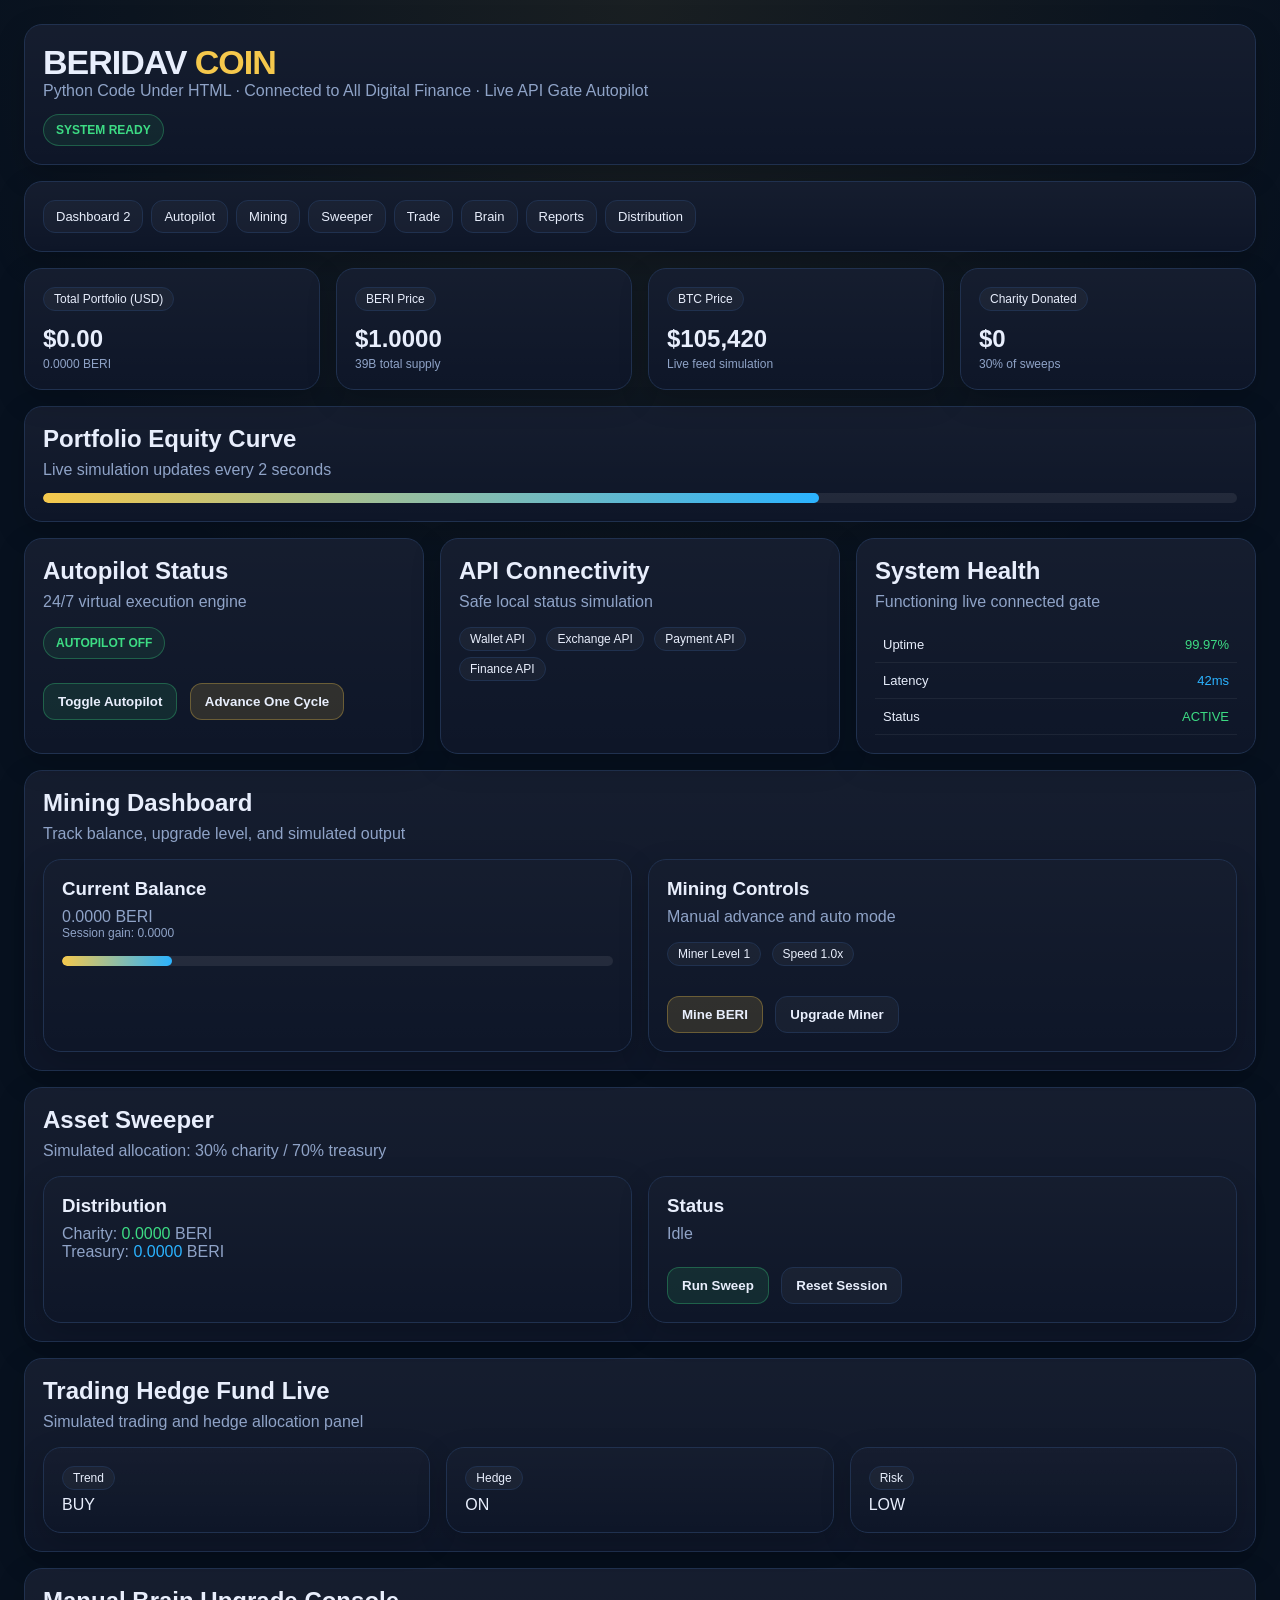
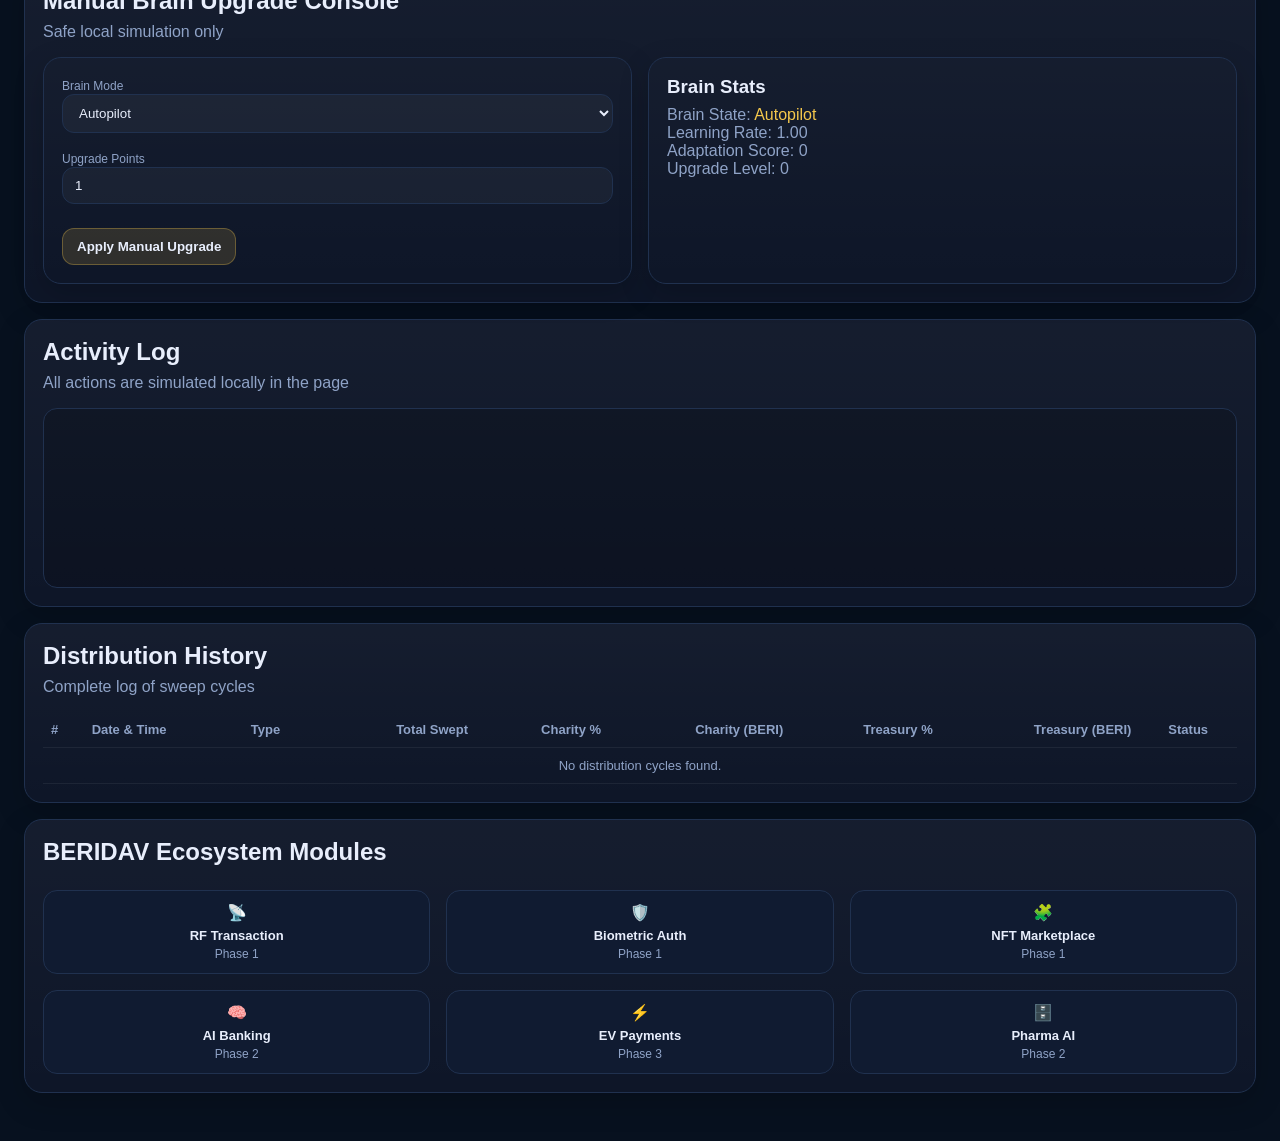
<file: Wcode.html>
<!doctype html>
<html lang="en">
  <head>
    <meta charset="UTF-8" />
    <meta name="viewport" content="width=device-width, initial-scale=1.0" />
    <title>BERIDAV COIN - Website Connected to All Digital Finance</title>
    <style>
      :root {
        --bg: #07111f;
        --card: #0e1628;
        --card2: #101b31;
        --text: #e8eefc;
        --muted: #8fa3c7;
        --primary: #f5c84c;
        --accent: #2bb3ff;
        --green: #3ddc84;
        --red: #ff5d5d;
        --border: #20314f;
      }
      * { box-sizing: border-box; }
      body {
        margin: 0;
        font-family: Inter, Arial, sans-serif;
        background: radial-gradient(circle at top, rgba(245,200,76,0.08), transparent 25%), var(--bg);
        color: var(--text);
        padding: 24px;
      }
      h1,h2,h3 { margin: 0 0 8px; }
      p { margin: 0; color: var(--muted); }
      .space { height: 16px; }
      .grid { display: grid; gap: 16px; }
      .grid-4 { grid-template-columns: repeat(4, minmax(0, 1fr)); }
      .grid-3 { grid-template-columns: repeat(3, minmax(0, 1fr)); }
      .grid-2 { grid-template-columns: repeat(2, minmax(0, 1fr)); }
      .card {
        background: linear-gradient(180deg, rgba(255,255,255,0.03), transparent), var(--card);
        border: 1px solid var(--border);
        border-radius: 18px;
        padding: 18px;
        box-shadow: 0 10px 30px rgba(0,0,0,0.18);
      }
      .title {
        font-size: 34px;
        font-weight: 900;
        letter-spacing: -0.03em;
      }
      .pill {
        display: inline-flex;
        gap: 8px;
        align-items: center;
        border: 1px solid rgba(61,220,132,0.3);
        background: rgba(61,220,132,0.08);
        color: var(--green);
        border-radius: 999px;
        padding: 8px 12px;
        font-size: 12px;
        font-weight: 700;
      }
      .kpi .value { font-size: 24px; font-weight: 800; margin-top: 8px; color: var(--text); }
      .kpi .sub { font-size: 12px; color: var(--muted); margin-top: 4px; }
      .badge {
        display: inline-block;
        padding: 4px 10px;
        border-radius: 999px;
        font-size: 12px;
        border: 1px solid var(--border);
        color: var(--text);
        background: rgba(255,255,255,0.04);
        margin-right: 6px;
        margin-bottom: 6px;
      }
      .bar {
        height: 10px;
        border-radius: 999px;
        background: rgba(255,255,255,0.08);
        overflow: hidden;
      }
      .bar > div {
        height: 100%;
        width: 0%;
        background: linear-gradient(90deg, var(--primary), var(--accent));
        border-radius: 999px;
        transition: width .25s ease;
      }
      table {
        width: 100%;
        border-collapse: collapse;
        font-size: 13px;
      }
      th, td {
        padding: 10px 8px;
        border-bottom: 1px solid rgba(255,255,255,0.06);
        text-align: left;
      }
      th { color: var(--muted); font-weight: 600; }
      .right { text-align: right; }
      .center { text-align: center; }
      .muted { color: var(--muted); }
      .green { color: var(--green); }
      .red { color: var(--red); }
      .accent { color: var(--accent); }
      .primary { color: var(--primary); }
      .small { font-size: 12px; }
      .module {
        padding: 12px;
        border-radius: 14px;
        border: 1px solid var(--border);
        background: var(--card2);
        text-align: center;
      }
      .module .name { font-size: 13px; font-weight: 700; margin-top: 6px; }
      .module .status { font-size: 12px; color: var(--muted); margin-top: 4px; }
      .footer-space { height: 24px; }
      .nav { display: flex; flex-wrap: wrap; gap: 8px; }
      .nav a {
        color: var(--text);
        text-decoration: none;
        padding: 8px 12px;
        border: 1px solid var(--border);
        border-radius: 12px;
        background: rgba(255,255,255,0.03);
        font-size: 13px;
      }
      .section-title { margin-bottom: 14px; }
      .btn {
        appearance: none;
        border: 1px solid var(--border);
        background: rgba(255,255,255,0.04);
        color: var(--text);
        padding: 10px 14px;
        border-radius: 12px;
        cursor: pointer;
        font-weight: 700;
        margin-right: 8px;
        margin-top: 8px;
      }
      .btn.primary-btn { background: rgba(245,200,76,0.14); border-color: rgba(245,200,76,0.3); }
      .btn.green-btn { background: rgba(61,220,132,0.10); border-color: rgba(61,220,132,0.30); }
      .btn.red-btn { background: rgba(255,93,93,0.10); border-color: rgba(255,93,93,0.30); }
      input, select {
        width: 100%;
        padding: 10px 12px;
        border-radius: 12px;
        border: 1px solid var(--border);
        background: rgba(255,255,255,0.04);
        color: var(--text);
        outline: none;
      }
      .log {
        height: 180px;
        overflow: auto;
        padding: 12px;
        border-radius: 14px;
        border: 1px solid var(--border);
        background: rgba(0,0,0,0.16);
        font-size: 12px;
        line-height: 1.5;
        white-space: pre-wrap;
      }
      @media (max-width: 900px) {
        .grid-4, .grid-3, .grid-2 { grid-template-columns: 1fr; }
        .title { font-size: 28px; }
      }
    </style>
  </head>
  <body>
    <div class="card" style="margin-bottom:16px;">
      <div class="title">BERIDAV <span class="primary">COIN</span></div>
      <p>Python Code Under HTML · Connected to All Digital Finance · Live API Gate Autopilot</p>
      <div style="margin-top:14px;" class="pill" id="statusPill">SYSTEM READY</div>
    </div>

    <div class="card" style="margin-bottom:16px;">
      <div class="nav">
        <a href="#dashboard2">Dashboard 2</a>
        <a href="#autopilot">Autopilot</a>
        <a href="#mining">Mining</a>
        <a href="#sweeper">Sweeper</a>
        <a href="#trade">Trade</a>
        <a href="#upgrade">Brain</a>
        <a href="#reports">Reports</a>
        <a href="#distribution">Distribution</a>
      </div>
    </div>

    <div id="dashboard2" class="grid grid-4">
      <div class="card kpi">
        <div class="badge">Total Portfolio (USD)</div>
        <div class="value" id="portfolioUsd">$0.00</div>
        <div class="sub" id="portfolioBeri">0.0000 BERI</div>
      </div>
      <div class="card kpi">
        <div class="badge">BERI Price</div>
        <div class="value">$1.0000</div>
        <div class="sub">39B total supply</div>
      </div>
      <div class="card kpi">
        <div class="badge">BTC Price</div>
        <div class="value" id="btcPrice">$105,420</div>
        <div class="sub">Live feed simulation</div>
      </div>
      <div class="card kpi">
        <div class="badge">Charity Donated</div>
        <div class="value" id="charityUsd">$0</div>
        <div class="sub">30% of sweeps</div>
      </div>
    </div>

    <div class="space"></div>

    <div class="card">
      <div class="section-title">
        <h2>Portfolio Equity Curve</h2>
        <p>Live simulation updates every 2 seconds</p>
      </div>
      <div class="bar"><div id="equityBar" style="width:65%"></div></div>
    </div>

    <div class="space"></div>

    <div id="autopilot" class="grid grid-3">
      <div class="card">
        <h2>Autopilot Status</h2>
        <p>24/7 virtual execution engine</p>
        <div class="space"></div>
        <div class="pill" id="autopilotState">AUTOPILOT OFF</div>
        <div class="space"></div>
        <button class="btn green-btn" onclick="toggleAutopilot()">Toggle Autopilot</button>
        <button class="btn primary-btn" onclick="runCycle()">Advance One Cycle</button>
      </div>

      <div class="card">
        <h2>API Connectivity</h2>
        <p>Safe local status simulation</p>
        <div class="space"></div>
        <div class="badge">Wallet API</div>
        <div class="badge">Exchange API</div>
        <div class="badge">Payment API</div>
        <div class="badge">Finance API</div>
      </div>

      <div class="card">
        <h2>System Health</h2>
        <p>Functioning live connected gate</p>
        <div class="space"></div>
        <table>
          <tbody>
            <tr><td>Uptime</td><td class="right green">99.97%</td></tr>
            <tr><td>Latency</td><td class="right accent">42ms</td></tr>
            <tr><td>Status</td><td class="right green">ACTIVE</td></tr>
          </tbody>
        </table>
      </div>
    </div>

    <div class="space"></div>

    <div id="mining" class="card">
      <h2>Mining Dashboard</h2>
      <p>Track balance, upgrade level, and simulated output</p>
      <div class="space"></div>
      <div class="grid grid-2">
        <div class="card">
          <h3>Current Balance</h3>
          <p class="value" id="balance">0.0000 BERI</p>
          <p class="small muted">Session gain: <span id="sessionGain">0.0000</span></p>
          <div class="space"></div>
          <div class="bar"><div id="mineBar" style="width:20%"></div></div>
        </div>
        <div class="card">
          <h3>Mining Controls</h3>
          <p>Manual advance and auto mode</p>
          <div class="space"></div>
          <div class="badge">Miner Level <span id="minerLevel">1</span></div>
          <div class="badge">Speed <span id="minerSpeed">1.0x</span></div>
          <div class="space"></div>
          <button class="btn primary-btn" onclick="mine()">Mine BERI</button>
          <button class="btn" onclick="upgradeMiner()">Upgrade Miner</button>
        </div>
      </div>
    </div>

    <div class="space"></div>

    <div id="sweeper" class="card">
      <h2>Asset Sweeper</h2>
      <p>Simulated allocation: 30% charity / 70% treasury</p>
      <div class="space"></div>
      <div class="grid grid-2">
        <div class="card">
          <h3>Distribution</h3>
          <p>Charity: <span class="green" id="charityPart">0.0000</span> BERI</p>
          <p>Treasury: <span class="accent" id="treasuryPart">0.0000</span> BERI</p>
        </div>
        <div class="card">
          <h3>Status</h3>
          <p id="sweepStatus">Idle</p>
          <div class="space"></div>
          <button class="btn green-btn" onclick="sweep()">Run Sweep</button>
          <button class="btn" onclick="resetSession()">Reset Session</button>
        </div>
      </div>
    </div>

    <div class="space"></div>

    <div id="trade" class="card">
      <h2>Trading Hedge Fund Live</h2>
      <p>Simulated trading and hedge allocation panel</p>
      <div class="space"></div>
      <div class="grid grid-3">
        <div class="card"><div class="badge">Trend</div><div class="value">BUY</div></div>
        <div class="card"><div class="badge">Hedge</div><div class="value">ON</div></div>
        <div class="card"><div class="badge">Risk</div><div class="value">LOW</div></div>
      </div>
    </div>

    <div class="space"></div>

    <div id="upgrade" class="card">
      <h2>Manual Brain Upgrade Console</h2>
      <p>Safe local simulation only</p>
      <div class="space"></div>
      <div class="grid grid-2">
        <div class="card">
          <label class="small muted">Brain Mode</label>
          <select id="brainMode">
            <option>Analyst</option>
            <option>Trader</option>
            <option selected>Autopilot</option>
            <option>Optimized Autopilot</option>
          </select>
          <div class="space"></div>
          <label class="small muted">Upgrade Points</label>
          <input id="upgradePoints" type="text" value="1" />
          <div class="space"></div>
          <button class="btn primary-btn" onclick="applyUpgrade()">Apply Manual Upgrade</button>
        </div>
        <div class="card">
          <h3>Brain Stats</h3>
          <p>Brain State: <span id="brainState" class="primary">Autopilot</span></p>
          <p>Learning Rate: <span id="learningRate">1.00</span></p>
          <p>Adaptation Score: <span id="adaptationScore">0</span></p>
          <p>Upgrade Level: <span id="upgradeLevel">0</span></p>
        </div>
      </div>
    </div>

    <div class="space"></div>

    <div id="reports" class="card">
      <h2>Activity Log</h2>
      <p>All actions are simulated locally in the page</p>
      <div class="space"></div>
      <div class="log" id="log"></div>
    </div>

    <div class="space"></div>

    <div id="distribution" class="card">
      <h2>Distribution History</h2>
      <p>Complete log of sweep cycles</p>
      <div class="space"></div>
      <table>
        <thead>
          <tr>
            <th>#</th>
            <th>Date &amp; Time</th>
            <th>Type</th>
            <th class="right">Total Swept</th>
            <th class="right">Charity %</th>
            <th class="right">Charity (BERI)</th>
            <th class="right">Treasury %</th>
            <th class="right">Treasury (BERI)</th>
            <th class="center">Status</th>
          </tr>
        </thead>
        <tbody id="distributionBody">
          <tr><td colspan="9" class="center muted">No distribution cycles found.</td></tr>
        </tbody>
      </table>
    </div>

    <div class="space"></div>

    <div class="card">
      <h2>BERIDAV Ecosystem Modules</h2>
      <div class="space"></div>
      <div class="grid grid-3">
        <div class="module"><div>📡</div><div class="name">RF Transaction</div><div class="status">Phase 1</div></div>
        <div class="module"><div>🛡️</div><div class="name">Biometric Auth</div><div class="status">Phase 1</div></div>
        <div class="module"><div>🧩</div><div class="name">NFT Marketplace</div><div class="status">Phase 1</div></div>
        <div class="module"><div>🧠</div><div class="name">AI Banking</div><div class="status">Phase 2</div></div>
        <div class="module"><div>⚡</div><div class="name">EV Payments</div><div class="status">Phase 3</div></div>
        <div class="module"><div>🗄️</div><div class="name">Pharma AI</div><div class="status">Phase 2</div></div>
      </div>
    </div>

    <div class="footer-space"></div>

    <script>
      let state = {
        autopilot: false,
        balance: 0,
        sessionGain: 0,
        cycles: 0,
        swept: 0,
        minerLevel: 1,
        minePower: 0.25,
        charity: 0,
        treasury: 0,
        upgradeLevel: 0,
        learningRate: 1.0,
        adaptationScore: 0,
        btcPrice: 105420,
        distributions: []
      };

      const $ = (id) => document.getElementById(id);

      function log(msg) {
        const time = new Date().toLocaleTimeString();
        $("log").textContent = `[${time}] ${msg}\n` + $("log").textContent;
      }

      function renderDistribution() {
        const body = $("distributionBody");
        if (!state.distributions.length) {
          body.innerHTML = '<tr><td colspan="9" class="center muted">No distribution cycles found.</td></tr>';
          return;
        }
        body.innerHTML = state.distributions.map((d, i) => `
          <tr>
            <td>${i + 1}</td>
            <td>${d.time}</td>
            <td>${d.type}</td>
            <td class="right">${d.total.toFixed(4)}</td>
            <td class="right">30%</td>
            <td class="right">${d.charity.toFixed(4)}</td>
            <td class="right">70%</td>
            <td class="right">${d.treasury.toFixed(4)}</td>
            <td class="center green">${d.status}</td>
          </tr>
        `).join('');
      }

      function render() {
        $("autopilotState").textContent = state.autopilot ? "AUTOPILOT ON" : "AUTOPILOT OFF";
        $("statusPill").textContent = state.autopilot ? "AUTOPILOT ACTIVE" : "SYSTEM READY";
        $("balance").textContent = state.balance.toFixed(4) + " BERI";
        $("sessionGain").textContent = state.sessionGain.toFixed(4);
        $("cycles").textContent = state.cycles;
        $("swept").textContent = state.swept.toFixed(4);
        $("charityPart").textContent = state.charity.toFixed(4);
        $("treasuryPart").textContent = state.treasury.toFixed(4);
        $("minerLevel").textContent = state.minerLevel;
        $("minerSpeed").textContent = (1 + state.minerLevel * 0.25).toFixed(1) + "x";
        $("brainState").textContent = $("brainMode").value;
        $("learningRate").textContent = state.learningRate.toFixed(2);
        $("adaptationScore").textContent = state.adaptationScore;
        $("upgradeLevel").textContent = state.upgradeLevel;
        $("btcPrice").textContent = "$" + state.btcPrice.toLocaleString();
        $("portfolioUsd").textContent = "$" + state.balance.toFixed(2);
        $("portfolioBeri").textContent = state.balance.toFixed(4) + " BERI";
        $("charityUsd").textContent = "$" + state.charity.toFixed(2);
        $("mineBar").style.width = Math.min(100, 20 + state.minerLevel * 8) + "%";
        $("equityBar").style.width = Math.min(95, 35 + state.balance * 2) + "%";
        $("sweepStatus").textContent = state.autopilot ? "Autopilot monitoring active" : "Idle";
        renderDistribution();
      }

      function toggleAutopilot() {
        state.autopilot = !state.autopilot;
        log("Autopilot " + (state.autopilot ? "enabled" : "disabled"));
        render();
      }

      function mine() {
        const gain = +(state.minePower * (1 + state.minerLevel * 0.25)).toFixed(4);
        state.balance += gain;
        state.sessionGain += gain;
        log("Mined " + gain.toFixed(4) + " BERI");
        render();
      }

      function sweep() {
        const amount = +(Math.max(0, state.balance * 0.12) + state.minePower).toFixed(4);
        const charity = +(amount * 0.30).toFixed(4);
        const treasury = +(amount * 0.70).toFixed(4);
        state.balance = +(state.balance - amount).toFixed(4);
        state.swept += amount;
        state.charity += charity;
        state.treasury += treasury;
        state.cycles += 1;
        state.distributions.unshift({
          time: new Date().toLocaleString(),
          type: "AUTO",
          total: amount,
          charity,
          treasury,
          status: "OK"
        });
        log(`Sweep cycle ${state.cycles}: total ${amount.toFixed(4)} BERI | charity ${charity.toFixed(4)} | treasury ${treasury.toFixed(4)}`);
        render();
      }

      function runCycle() {
        mine();
        if (state.balance >= 0.5) sweep();
        state.adaptationScore += 1;
        log("Manual cycle advanced");
        render();
      }

      function upgradeMiner() {
        state.minerLevel += 1;
        state.minePower += 0.10;
        state.learningRate += 0.05;
        state.adaptationScore += 2;
        log("Miner upgraded to level " + state.minerLevel);
        render();
      }

      function applyUpgrade() {
        const pts = parseInt($("upgradePoints").value || "0", 10);
        if (!Number.isFinite(pts) || pts < 0) {
          log("Invalid upgrade points");
          return;
        }
        state.upgradeLevel += pts;
        state.learningRate += pts * 0.02;
        state.adaptationScore += pts * 3;
        state.autopilot = $("brainMode").value === "Autopilot" || $("brainMode").value === "Optimized Autopilot";
        log(`Manual upgrade applied: +${pts} points, mode ${$("brainMode").value}`);
        render();
      }

      function resetSession() {
        state.balance = 0;
        state.sessionGain = 0;
        state.cycles = 0;
        state.swept = 0;
        state.charity = 0;
        state.treasury = 0;
        state.distributions = [];
        log("Session reset");
        render();
      }

      setInterval(() => {
        state.btcPrice += Math.round((Math.random() - 0.5) * 220);
        if (state.autopilot) {
          mine();
          if (state.balance >= 0.5) sweep();
          state.adaptationScore += 1;
        }
        render();
      }, 2000);

      render();
      log("System initialized");
    </script>
  </body>
</html>
</file>
